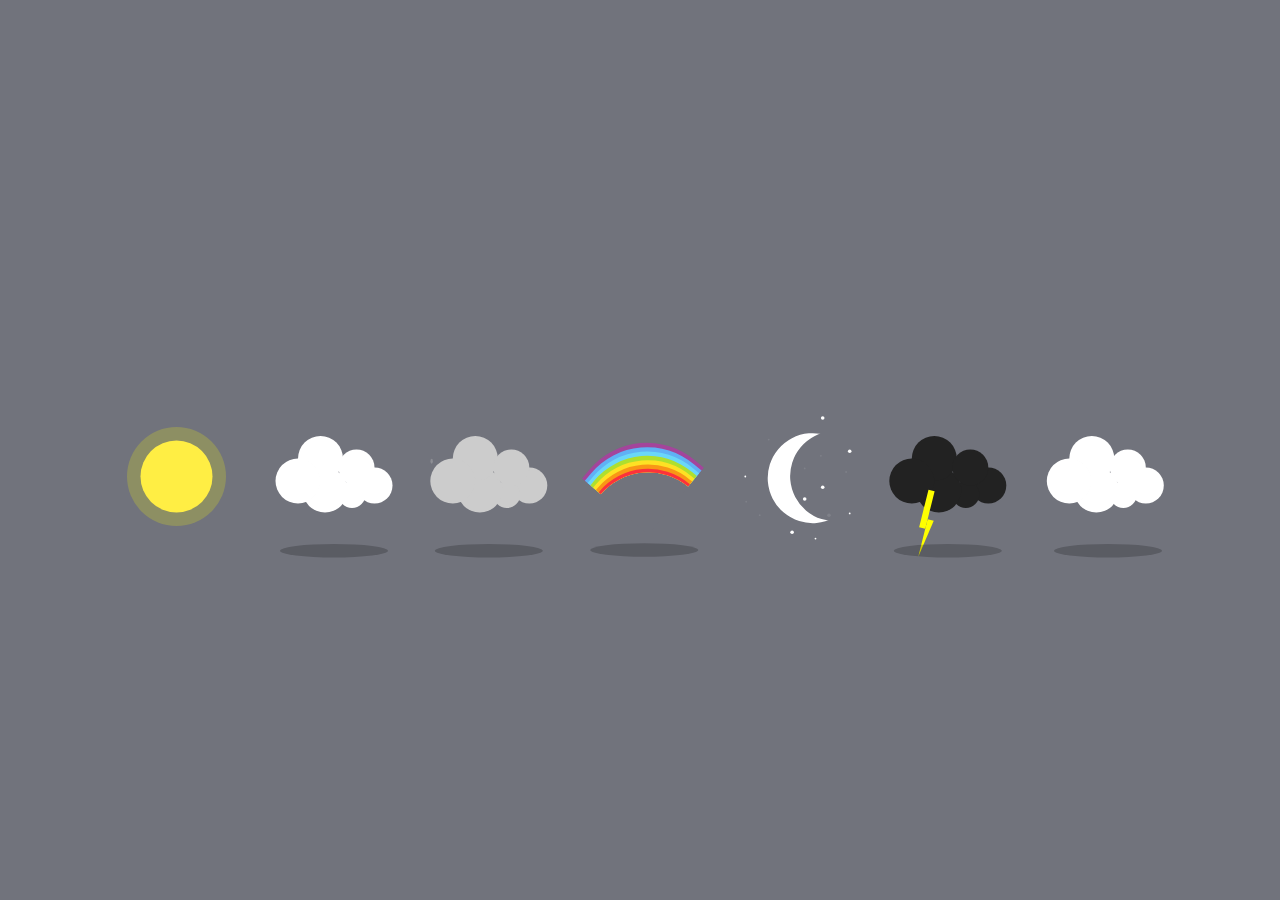
<file: Weather Animation/Index.html>
<!DOCTYPE html>
<html>
<head>
	<meta charset="utf-8">
	<title>
		Weather Animation
	</title>
	<link rel="stylesheet" type="text/css" href="style.css">
</head>
<body>

  <div id="fabrizio"></div>
  <a href="http://fabrizio.co">fabrizio.co</a>
  
  <div class="container">
    <div class="sunny"></div> 
    <div class="cloudy"></div>
    <div class="rainy"></div>
    <div class="snowy"></div>
    <div class="rainbow"></div>
    <div class="starry"></div>
    <div class="stormy"></div>
  </div>
  
</body>
</html>
</file>
<file: Weather Animation/style.css>
/* SUNNY */
.sunny { 
	animation: sunny 15s linear infinite;
	background: linear-gradient(top, rgba(255,255,255,0) 0%, rgba(255,255,255,0.8) 50%, rgba(255,255,255,0) 100%); 
	height: 140px;
	width: 20px; 
	margin-left: -15px;
	position: absolute;
	left: 90px;  
	top: 20px;
}
.sunny:before {
	background: linear-gradient(top, rgba(255,255,255,0) 0%, rgba(255,255,255,0.8) 50%, rgba(255,255,255,0) 100%);
	content: ''; 
	height: 140px; 
	width: 20px;
	opacity: 1; 
	position: absolute;
	bottom: 0px;
	left: 0px; 
	transform: rotate(90deg);
}
.sunny:after {
	background: #FFEE44; 
	border-radius: 50%; 
	box-shadow: rgba(255,255,0,0.2) 0 0 0 15px;
	content: '';  
	height: 80px;
	width: 80px;  
	position: absolute; 
	left: -30px; 
	top: 30px;
}
@keyframes sunny { 
	0% { transform: rotate(0deg); }
	100% { transform: rotate(360deg); }
}

/* CLOUDY */
.cloudy {
	animation: cloudy 5s ease-in-out infinite;
	background: #FFFFFF;
	border-radius: 50%;
	box-shadow: 
		#FFFFFF 65px -15px 0 -5px, 
		#FFFFFF 25px -25px, 
		#FFFFFF 30px 10px, 
		#FFFFFF 60px 15px 0 -10px, 
		#FFFFFF 85px 5px 0 -5px;
	height: 50px;
	width: 50px; 
	margin-left: -60px;
	position: absolute;
	left: 255px;
	top: 70px; 
}
.cloudy:after {
	animation: cloudy_shadow 5s ease-in-out infinite;
	background: #000000;
	border-radius: 50%;
	content: '';
	height: 15px;
	width: 120px;
	opacity: 0.2;
	position: absolute;
	left: 5px; 
	bottom: -60px;
  transform: scale(1);
}
@keyframes cloudy {
	50% { transform: translateY(-20px); }
}
@keyframes cloudy_shadow {
	50% { transform: translateY(20px) scale(.7); opacity:.05; }
}

/* RAINY */
.rainy {
	animation: rainy 5s ease-in-out infinite 1s;
	background: #CCCCCC; 
	border-radius: 50%;
	box-shadow: 
		#CCCCCC 65px -15px 0 -5px, 
		#CCCCCC 25px -25px, 
		#CCCCCC 30px 10px, 
		#CCCCCC 60px 15px 0 -10px, 
		#CCCCCC 85px 5px 0 -5px;
	display: block;
	height: 50px;
	width: 50px;
	margin-left: -60px;
	position: absolute;
	left: 427px;
	top: 70px;
}
.rainy:after {
	animation: rainy_shadow 5s ease-in-out infinite 1s;
	background: #000000;
	border-radius: 50%;
	content: '';
	height: 15px;
	width: 120px;
	opacity: 0.2;
	position: absolute;
	left: 5px; 
	bottom: -60px;
	transform: scale(1);
}
.rainy:before {
	animation: rainy_rain .7s infinite linear;
	content: '';
	background: #CCCCCC;
	border-radius: 50%;
	display: block;
	height: 6px;
	width: 3px;
	opacity: 0.3;
	transform: scale(.9);
}
@keyframes rainy {
	50% { transform: translateY(-20px); }
}
@keyframes rainy_shadow {
	50% { transform: translateY(20px) scale(.7); opacity: 0.05; }
}
@keyframes rainy_rain {
	0% {  
		box-shadow: 
			rgba(0,0,0,0) 30px 30px, 
			rgba(0,0,0,0) 40px 40px,  
			#000 50px 75px, 
			#000 55px 50px, 
			#000 70px 100px, 
			#000 80px 95px, 
			#000 110px 45px, 
			#000 90px 35px; 
	}
	25% {  
	  	box-shadow: 
			#000 30px 45px,
			#000 40px 60px,
			#000 50px 90px,
			#000 55px 65px,
			rgba(0,0,0,0) 70px 120px,
			rgba(0,0,0,0) 80px 120px,
			#000 110px 70px,
			#000 90px 60px;
	}
	26% {  
		box-shadow:
			#000 30px 45px,
			#000 40px 60px,
			#000 50px 90px,
			#000 55px 65px,
			rgba(0,0,0,0) 70px 40px,
			rgba(0,0,0,0) 80px 20px,
			#000 110px 70px,
			#000 90px 60px; 
	}
	50% { 
		box-shadow:
			#000 30px 70px,
			#000 40px 80px,
			rgba(0,0,0,0) 50px 100px,
			#000 55px 80px,
			#000 70px 60px,
			#000 80px 45px,
			#000 110px 95px,
			#000 90px 85px;
	}
	51% {
		box-shadow:
			#000 30px 70px,
			#000 40px 80px,
			rgba(0,0,0,0) 50px 45px,
			#000 55px 80px,
			#000 70px 60px,
			#000 80px 45px,
			#000 110px 95px,
			#000 90px 85px;
	}
	75% {
		box-shadow:
			#000 30px 95px,
			#000 40px 100px,
			#000 50px 60px,
			rgba(0,0,0,0) 55px 95px,
			#000 70px 80px,
			#000 80px 70px,
			rgba(0,0,0,0) 110px 120px,
			rgba(0,0,0,0) 90px 110px;
	}
	76% {
		box-shadow:
			#000 30px 95px,
			#000 40px 100px,
			#000 50px 60px,
			rgba(0,0,0,0) 55px 35px,
			#000 70px 80px,
			#000 80px 70px,
			rgba(0,0,0,0) 110px 25px,
			rgba(0,0,0,0) 90px 15px;
	}
	100% {
		box-shadow:
			rgba(0,0,0,0) 30px 120px,
			rgba(0,0,0,0) 40px 120px,
			#000 50px 75px,
			#000 55px 50px,
			#000 70px 100px,
			#000 80px 95px,
			#000 110px 45px,
			#000 90px 35px;
	}
}


/* RAINBOW */
.rainbow {
	animation: rainbow 5s ease-in-out infinite;
	border-radius: 170px 0 0 0;
	box-shadow: 
		#FB323C -2px -2px 0 1px,
		#F99716 -4px -4px 0 3px,
		#FEE124 -6px -6px 0 5px,
		#AFDF2E -8px -8px 0 7px,
		#6AD7F8 -10px -10px 0 9px,
		#60B1F5 -12px -12px 0 11px,
		#A3459B -14px -14px 0 13px;
	height: 70px;
	width: 70px;
	margin-left: -40px;
	position: absolute;
	left: 610px;
	top: 71px;
  	transform: rotate(40deg);
}
.rainbow:after {
	animation: rainbow_shadow 5s ease-in-out infinite;
	background: #000000;
	border-radius: 50%;
	content: '';
	opacity: 0.2;
	height: 15px;
	width: 120px;
	position: absolute;
	bottom: -23px; 
	left: 17px;
  	transform: rotate(-40deg);
  	transform-origin: 50% 50%;
}
@keyframes rainbow {
	50% { transform: rotate(50deg); }
}
@keyframes rainbow_shadow {
	50% { transform:  rotate(-50deg) translate(10px) scale(.7); opacity: 0.05; }
}

/* STARRY */
.starry {
  	animation: starry_star 5s ease-in-out infinite;
	background: #fff;
	border-radius: 50%;  
	box-shadow:  
      	#FFFFFF 26px 7px 0 -1px, 
      	rgba(255,255,255,0.1) -36px -19px 0 -1px, 
      	rgba(255,255,255,0.1) -51px -34px 0 -1px,
      	#FFFFFF -52px -62px 0 -1px, 
      	#FFFFFF 14px -37px, 
      	rgba(255,255,255,0.1) 41px -19px,  
      	#FFFFFF 34px -50px,
      	rgba(255,255,255,0.1) 14px -71px 0 -1px,
      	#FFFFFF 64px -21px 0 -1px, 
      	rgba(255,255,255,0.1) 32px -85px 0 -1px,
      	#FFFFFF 64px -90px,
      	rgba(255,255,255,0.1) 60px -67px 0 -1px,  
      	#FFFFFF 34px -127px,
      	rgba(255,255,255,0.1) -26px -103px 0 -1px;
	height: 4px;
	width: 4px; 
  	margin-left: -10px;
	opacity: 1;
	position: absolute;
  	left: 777px; 
  	top: 150px;
}
.starry:after { 
	animation: starry 5s ease-in-out infinite;
	border-radius: 50%;
	box-shadow: #FFFFFF -25px 0;
	content: '';
	height: 100px;
	width: 100px;
	position: absolute;
	top: -106px; 
	transform: rotate(-5deg);
	transform-origin: 0 50%;
}

@keyframes starry {
	50% { transform: rotate(10deg); }
}
@keyframes starry_star {
  50% { 
	box-shadow:  
		rgba(255,255,255,0.1) 26px 7px 0 -1px, 
      	#FFFFFF -36px -19px 0 -1px, 
      	#FFFFFF -51px -34px 0 -1px,
      	rgba(255,255,255,0.1) -52px -62px 0 -1px, 
      	rgba(255,255,255,0.1) 14px -37px,
      	#FFFFFF 41px -19px,   
      	rgba(255,255,255,0.1) 34px -50px,
      	#FFFFFF 14px -71px 0 -1px,
      	rgba(255,255,255,0.1) 64px -21px 0 -1px, 
      	#FFFFFF 32px -85px 0 -1px,
      	rgba(255,255,255,0.1) 64px -90px,
      	#FFFFFF 60px -67px 0 -1px,  
      	rgba(255,255,255,0.1) 34px -127px,
      	#FFFFFF -26px -103px 0 -1px;
	}
}

/* STORMY */
.stormy {
	animation: stormy 5s ease-in-out infinite;
	background: #222222;
	border-radius: 50%;
	box-shadow: 
		#222222 65px -15px 0 -5px, 
		#222222 25px -25px, 
		#222222 30px 10px, 
		#222222 60px 15px 0 -10px, 
		#222222 85px 5px 0 -5px;
	height: 50px;  
	width: 50px; 
	margin-left: -70px; 
	position: absolute;
	left: 947px; 
	top: 70px; 
}
.stormy:after {
	animation: stormy_shadow 5s ease-in-out infinite;
	background: #000;
	border-radius: 50%;
	content: '';
	height: 15px; 
	width: 120px; 
	opacity: 0.2;
	position: absolute;
	left: 5px; 
	bottom: -60px;
	transform: scale(1);
}
.stormy:before {
	animation: stormy_thunder 2s steps(1, end) infinite; 
	border-left: 0px solid transparent;
	border-right: 7px solid transparent;
	border-top: 43px solid yellow; 
	box-shadow: yellow -7px -32px;
	content: '';
	display: block;
	height: 0;
	width: 0;
	position: absolute;
	left: 57px;
	top: 70px;
	transform: rotate(14deg);
	transform-origin: 50% -60px;
}
@keyframes stormy {
	50% { transform: translateY(-20px); } 
}  
@keyframes stormy_shadow {
	50% { transform: translateY(20px) scale(.7); opacity: 0.05; }
}
@keyframes stormy_thunder {
	0%  { transform: rotate(20deg); opacity:1; }
	5%  { transform: rotate(-34deg); opacity:1; }
	10% { transform: rotate(0deg); opacity:1; }
	15% { transform: rotate(-34deg); opacity:0; }
}

/* SNOWY */
.snowy {
	animation: snowy 5s ease-in-out infinite 1s;
	background: #FFFFFF; 
	border-radius: 50%;
	box-shadow: 
		#FFFFFF 65px -15px 0 -5px, 
		#FFFFFF 25px -25px, 
		#FFFFFF 30px 10px, 
		#FFFFFF 60px 15px 0 -10px, 
		#FFFFFF 85px 5px 0 -5px;
	display: block;
	height: 50px;
	width: 50px;
	margin-left: -60px;
	position: absolute;
	left: 1112px;
	top: 70px;
}
.snowy:after {
	animation: snowy_shadow 5s ease-in-out infinite 1s;
	background: #000000;
	border-radius: 50%;
	content: '';
	height: 15px;
	width: 120px;
	opacity: 0.2;
	position: absolute;
	left: 8px;
	bottom: -60px;
	transform: scale(1);
}
.snowy:before {
	animation: snowy_snow 2s infinite linear;
	content: '';
	border-radius: 50%;
	display: block;
	height: 7px;
	width: 7px;
	opacity: 0.8;
	transform: scale(.9);
}
@keyframes snowy {
	50% { transform: translateY(-20px); }
}
@keyframes snowy_shadow {
	50% { transform: translateY(20px) scale(.7); opacity: 0.05; }
}
@keyframes snowy_snow {
	0% {  
		box-shadow: 
			rgba(238,238,238,0) 30px 30px, 
			rgba(238,238,238,0) 40px 40px,  
			#EEEEEE 50px 75px, 
			#EEEEEE 55px 50px, 
			#EEEEEE 70px 100px, 
			#EEEEEE 80px 95px, 
			#EEEEEE 110px 45px, 
			#EEEEEE 90px 35px; 
	}
	25% {  
	  	box-shadow: 
			#EEEEEE 30px 45px,
			#EEEEEE 40px 60px,
			#EEEEEE 50px 90px,
			#EEEEEE 55px 65px,
			rgba(238,238,238,0) 70px 120px,
			rgba(238,238,238,0) 80px 120px,
			#EEEEEE 110px 70px,
			#EEEEEE 90px 60px;
	}
	26% {  
		box-shadow:
			#EEEEEE 30px 45px,
			#EEEEEE 40px 60px,
			#EEEEEE 50px 90px,
			#EEEEEE 55px 65px,
			rgba(238,238,238,0) 70px 40px,
			rgba(238,238,238,0) 80px 20px,
			#EEEEEE 110px 70px,
			#EEEEEE 90px 60px; 
	}
	50% { 
		box-shadow:
			#EEEEEE 30px 70px,
			#EEEEEE 40px 80px,
			rgba(238,238,238,0) 50px 100px,
			#EEEEEE 55px 80px,
			#EEEEEE 70px 60px,
			#EEEEEE 80px 45px,
			#EEEEEE 110px 95px,
			#EEEEEE 90px 85px;
	}
	51% {
		box-shadow:
			#EEEEEE 30px 70px,
			#EEEEEE 40px 80px,
			rgba(238,238,238,0) 50px 45px,
			#EEEEEE 55px 80px,
			#EEEEEE 70px 60px,
			#EEEEEE 80px 45px,
			#EEEEEE 110px 95px,
			#EEEEEE 90px 85px;
	}
	75% {
		box-shadow:
			#EEEEEE 30px 95px,
			#EEEEEE 40px 100px,
			#EEEEEE 50px 60px,
			rgba(238,238,238,0) 55px 95px,
			#EEEEEE 70px 80px,
			#EEEEEE 80px 70px,
			rgba(238,238,238,0) 110px 120px,
			rgba(238,238,238,0) 90px 110px;
	}
	76% {
		box-shadow:
			#EEEEEE 30px 95px,
			#EEEEEE 40px 100px,
			#EEEEEE 50px 60px,
			rgba(238,238,238,0) 55px 35px,
			#EEEEEE 70px 80px,
			#EEEEEE 80px 70px,
			rgba(238,238,238,0) 110px 25px,
			rgba(238,238,238,0) 90px 15px;
	}
	100% {
		box-shadow:
			rgba(238,238,238,0) 30px 120px,
			rgba(238,238,238,0) 40px 120px,
			#EEEEEE 50px 75px,
			#EEEEEE 55px 50px,
			#EEEEEE 70px 100px,
			#EEEEEE 80px 95px,
			#EEEEEE 110px 45px,
			#EEEEEE 90px 35px;
	}
}



body {
	font-family: sans-serif;
	background: #71737c;
	margin: 0;
}
h1 {
	text-align: center;
	font-weight: 400;
	position: absolute;
	width: 100%;
  font-size: 15px;
	top: 50%;
	margin-top: -130px;
  	opacity: .6;
  	letter-spacing: 2px;
}
#fabrizio {
	border-top: 100px solid black; 
	border-right: 63px solid transparent;
	width: 0;
	transform: scale(.33);
	transform-origin: 0 0;
	margin: 20px;
	opacity:.6;
    display: none;
}
#fabrizio:before {
	background: black;
	width: 20px;
	height: 30px;
	content: '';
	display: block;
	transform: skewX(-32deg);
	position: relative;
	top: -64px;
	left: 30px;
}
#fabrizio:after {
	background: black;
	width: 40px;
	height: 36px;
	content: '';
	display: block;
	transform: skewX(-32deg);
	position: relative;
	top: -130px;
	left: 50px;
}
a { 
  position: absolute;
  top: 30px;
  left: 60px;
  color: #777;
  text-decoration: none;
  font-size: 11px;
  text-transform: uppercase;
  letter-spacing: 1px;
  display: none;
}

.container {
	background: linear-gradient(left, #00BBFF, #00BBFF 14.3%, #2EB5E5 14.3%, #2EB5E5 28.6%, #E6E6E6 28.6%, #E6E6E6 42.9%, #F3D166 42.9%, #F3D166 57.2%, #222233 57.2%, #222233 71.5%, #444444 71.5%, #444444 85.8%, #85DB8C 85.8%);
	transform: scale(.9);
	width: 1200px;
	position: absolute;
	height: 210px;
	left: 50%;
	top: 50%;
	margin: -65px -600px;
}
</file>
